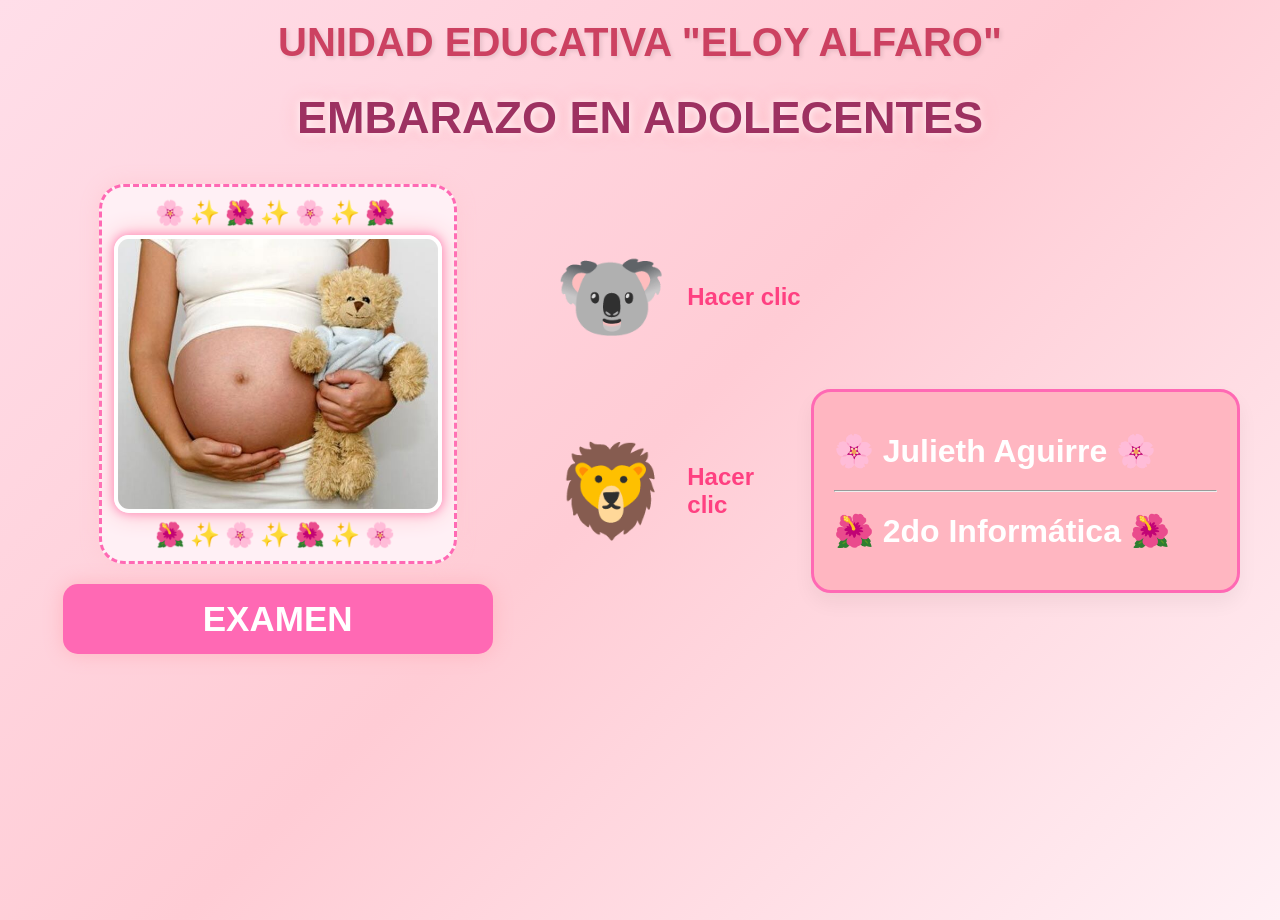
<file: index.html>
<!DOCTYPE html>
<html lang="es">
<head>
    <meta charset="UTF-8">
    <meta name="viewport" content="width=device-width, initial-scale=1.0">
    <title>Trabajo Final</title>

    <!-- Vinculación con tus estilos -->
    <link rel="stylesheet" href="estilos.css">
</head>
<body>

    <div class="portada">

        <h1 class="institucion">
            UNIDAD EDUCATIVA "ELOY ALFARO"
        </h1>

        <h2 class="titulo">
            EMBARAZO EN ADOLECENTES
        </h2>

        <!-- Contenedor principal dividido en dos columnas -->
        <div class="contenedor-grid">
            
            <!-- COLUMNA IZQUIERDA: Imagen + Caja de Trabajo debajo -->
            <div class="columna-izquierda">
    <!-- Contenedor del Marco de Flores -->
    <div class="marco-floral">
        <div class="flores-arriba">🌸✨🌺✨🌸✨🌺</div>
        <img src="embarazo.jpeg" class="imagenEmbarazo">
        <div class="flores-abajo">🌺✨🌸✨🌺✨🌸</div>
    </div>
    
    <div class="trabajo">EXAMEN</div>
</div>

               <!-- Botones de acciones -->
<div class="acciones">

    <!-- Fila del Koala -->
    <div class="fila">
        <a href="contenido.html" class="koala">🐨</a>
        <span>Hacer clic</span>
    </div>

    <!-- Fila del León -->
    <div class="fila">
        <a href="video.html" class="leon">🦁</a>
        <span>Hacer clic</span>

        <div class="datos">
    <p class="nombre">🌸 Julieth Aguirre 🌸</p>
    <hr>
    <p class="curso">🌺 2do Informática 🌺</p>
    </div>

</div>

</body>
</html>
</file>
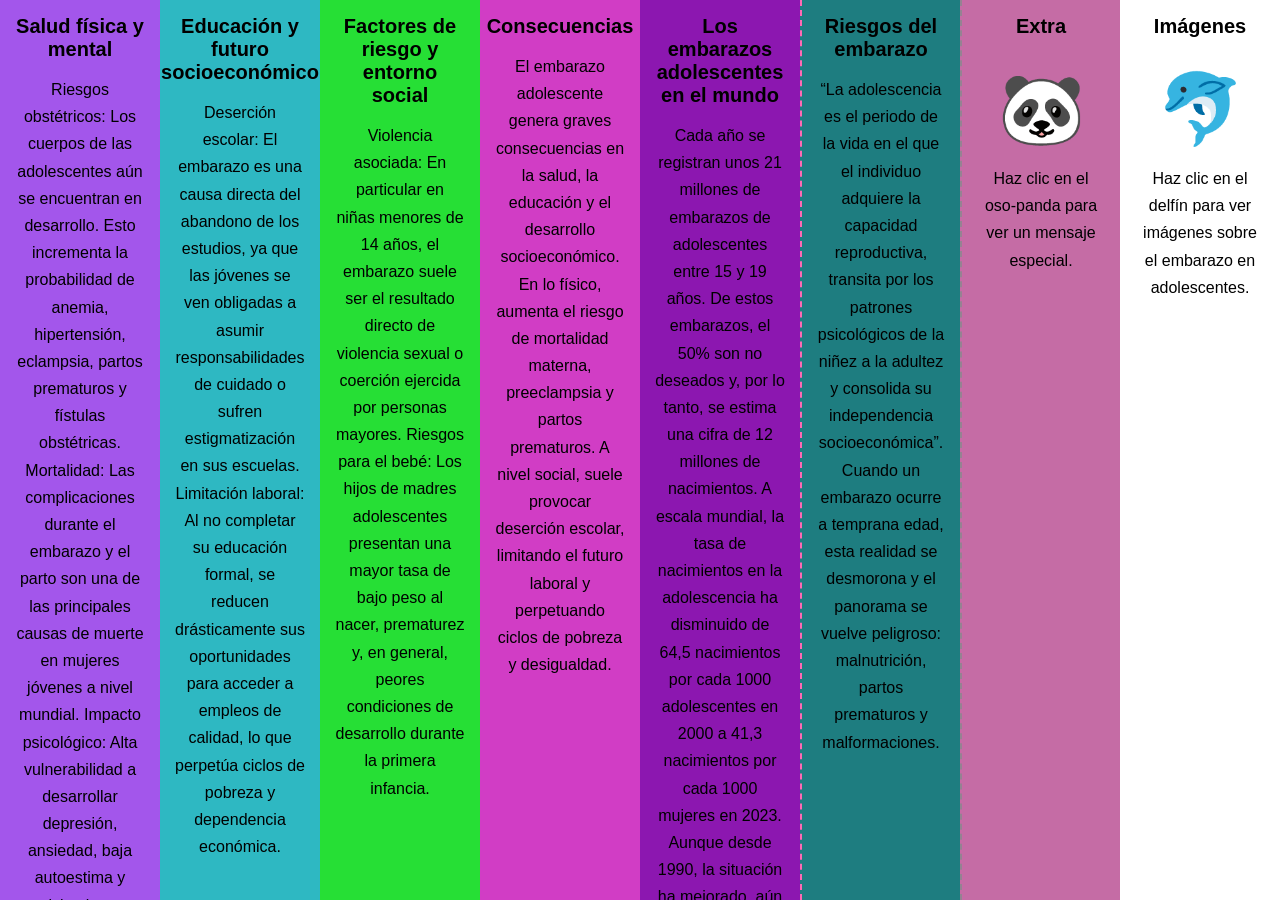
<file: contenido.html>
<!DOCTYPE html>
<html lang="es">
<head>
    <meta charset="UTF-8">
    <title>EMBARAZO EN ADOLESCENTES</title>
    <link rel="stylesheet" href="contenido.css">
</head>
<body>

    <div class="barra uno">
        <h2>Salud física y mental</h2>
        <p>
            Riesgos obstétricos: Los cuerpos de las adolescentes aún se encuentran en desarrollo. 
            Esto incrementa la probabilidad de anemia, hipertensión, 
            eclampsia, partos prematuros y fístulas obstétricas.
            Mortalidad: Las complicaciones durante el embarazo y el parto son una de
            las principales causas de muerte en mujeres jóvenes a nivel mundial.
            Impacto psicológico: Alta vulnerabilidad a desarrollar depresión, ansiedad, baja autoestima
            y aislamiento social, muchas veces agravado por la falta de apoyo familiar.
        </p>
    </div>

    <div class="barra dos">
        <h2>Educación y futuro socioeconómico</h2>
        <p>
            Deserción escolar: El embarazo es una causa directa del abandono de los estudios, 
            ya que las jóvenes se ven obligadas a asumir responsabilidades de cuidado 
            o sufren estigmatización en sus escuelas.
            Limitación laboral: Al no completar su educación formal, se reducen drásticamente sus
            oportunidades para acceder a empleos de calidad, lo que 
            perpetúa ciclos de pobreza y dependencia económica.
        </p>
    </div>

    <div class="barra tres">
        <h2>Factores de riesgo y entorno social</h2>
        <p>
            Violencia asociada: En particular en niñas menores de 14 años, el embarazo suele ser el
            resultado directo de violencia sexual 
            o coerción ejercida por personas mayores.
            Riesgos para el bebé: Los hijos de madres adolescentes presentan una mayor tasa de bajo peso 
            al nacer, prematurez y, en general, peores condiciones 
            de desarrollo durante la primera infancia.
        </p>
    </div>

    <div class="barra cuatro">
        <h2>Consecuencias</h2>
        <p>
            El embarazo adolescente genera graves consecuencias en la salud, la educación y el 
            desarrollo socioeconómico. En lo físico, aumenta el riesgo de mortalidad materna, preeclampsia 
            y partos prematuros. A nivel social, suele provocar deserción escolar, limitando el futuro
            laboral y perpetuando ciclos de pobreza y desigualdad.
        </p>
    </div>

    <div class="barra seis">
        <h2>Los embarazos adolescentes en el mundo</h2>
        <p>
            Cada año se registran unos 21 millones de embarazos de adolescentes entre 15 y 19 años. De estos embarazos, el 50% son no deseados y, por lo tanto, se estima una cifra de 12 millones de nacimientos.
            A escala mundial, la tasa de nacimientos en la adolescencia ha disminuido de 64,5 nacimientos por cada
            1000 adolescentes en 2000 a 41,3 nacimientos por cada 1000 mujeres en 2023.
            Aunque desde 1990, la situación ha mejorado, aún queda un largo camino por recorrer, pues el embarazo
            adolescente es una de las principales causas de mortalidad entre las niñas de 15 y 19 años, según 
            alerta la OMS.
        </p>
    </div>

    <div class="barra siete">
        <h2>Riesgos del embarazo</h2>
        <p>
            “La adolescencia es el periodo de la vida en el que el individuo adquiere la capacidad reproductiva,
            transita por los patrones psicológicos de la niñez a la adultez y consolida su independencia 
            socioeconómica”. Cuando un embarazo ocurre a temprana edad, esta realidad se desmorona y el panorama se vuelve peligroso: malnutrición, partos prematuros y malformaciones.
        </p>
    </div>

    <div class="barra ocho">
        <h2>Extra</h2>
        <a href="extra.html" class="oso-panda">🐼</a>
        <p>Haz clic en el oso-panda para ver un mensaje especial.</p>
    </div>

    <div class="barra nueve">
        <h2>Imágenes</h2>
        <a href="imagenes de embarazo.html" class="delfin">🐬</a>
        <p>Haz clic en el delfín para ver imágenes sobre el embarazo en adolescentes.</p>
    </div>

</body>
</html>
</file>
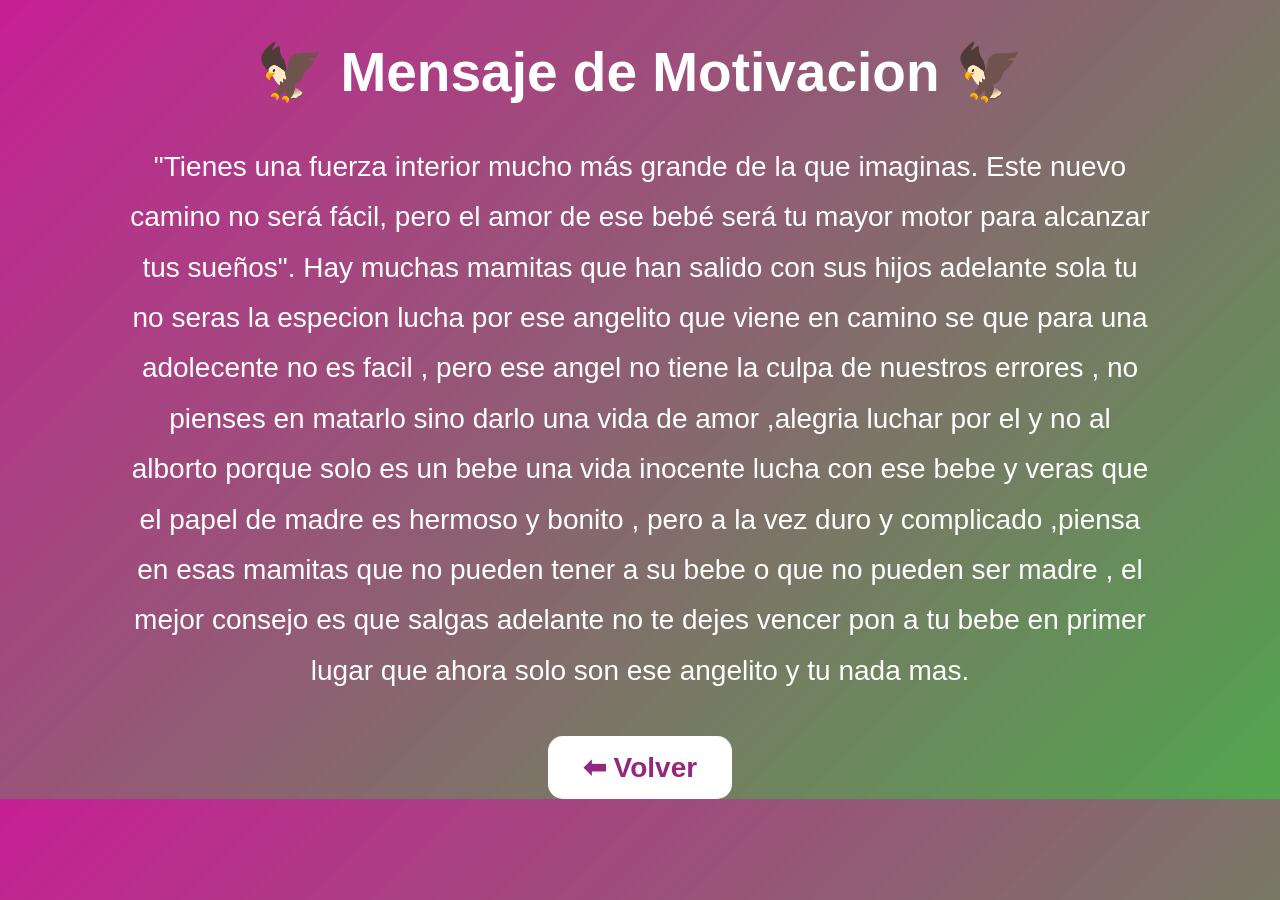
<file: extra.html>
<!DOCTYPE html>
<html lang="es">
<head>

<meta charset="UTF-8">
<title>Vida Saludable</title>

<style>

body{
margin:0;
font-family:Arial,sans-serif;
background:linear-gradient(135deg,hsl(318, 73%, 45%),hsla(118, 50%, 40%, 0.87));
color:white;
text-align:center;
}

h1{
margin-top:40px;
font-size:55px;
}

p{
width:80%;
margin:auto;
font-size:28px;
line-height:1.8;
}

img{
width:350px;
margin-top:30px;
border-radius:20px;
box-shadow:0 0 20px white;
}

.volver{
display:inline-block;
margin-top:40px;
padding:15px 35px;
background:white;
color:hsla(313, 68%, 33%, 0.945);
font-size:28px;
font-weight:bold;
border-radius:15px;
text-decoration:none;
}

</style>

</head>

<body>

<h1>🦅 Mensaje de Motivacion 🦅</h1>

<p>
"Tienes una fuerza interior mucho más grande de la que imaginas. Este nuevo camino no será fácil, pero
 el amor de ese bebé será tu mayor motor para alcanzar tus sueños". Hay muchas mamitas que han salido
 con sus hijos adelante sola tu no seras la especion lucha por ese angelito que viene en camino se 
 que para una adolecente no es facil , pero ese angel no tiene la culpa de nuestros errores , no 
 pienses en matarlo sino darlo una vida de amor ,alegria luchar por el y no al alborto porque solo es 
 un bebe una vida inocente lucha con ese bebe y veras que el papel de madre es hermoso y bonito , pero
 a la vez duro y complicado ,piensa en esas mamitas que no pueden tener a su bebe o que no pueden ser
 madre , el mejor consejo es que salgas adelante no te dejes vencer pon a tu bebe en primer lugar que 
 ahora solo son ese angelito y tu nada mas.
</p>

<a href="contenido.html" class="volver">
⬅ Volver
</a>

</body>
</html>
</file>
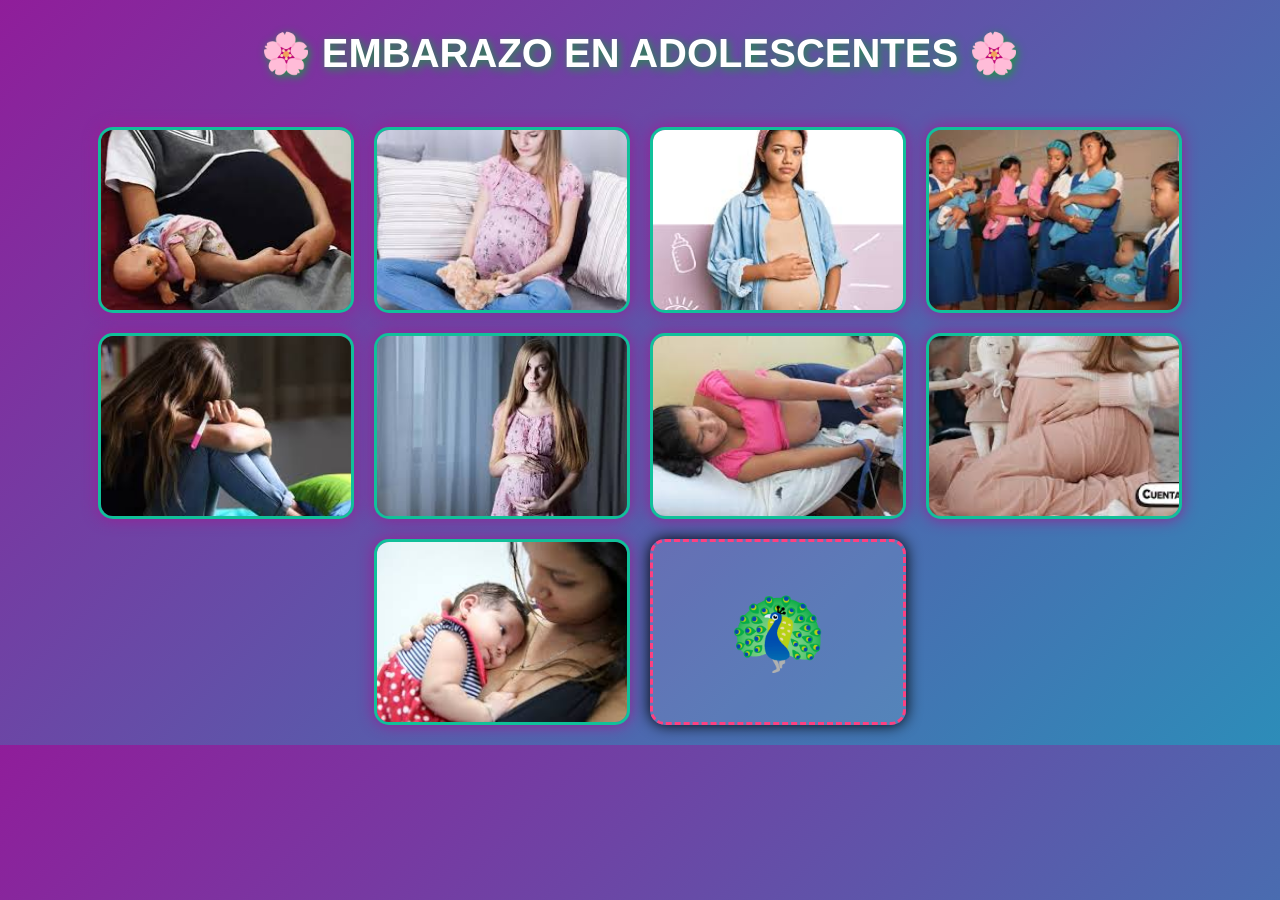
<file: imagenes de embarazo.html>
<!DOCTYPE html>
<html lang="es">
<head>
    <meta charset="UTF-8">
    <title>EMBARAZO EN ADOLECENTES</title>

    <style>
        body{
            margin:0;
            background:linear-gradient(135deg, hsl(295, 68%, 36%), hsl(199, 61%, 45%));
            font-family:Arial,sans-serif;
            color:white;
            text-align:center;
        }

        /* TITULO */
        h1{
            font-size:40px;
            margin:30px 0;
            text-shadow:2px 2px 8px #1c9641;
            font-family: 'Arial Rounded MT Bold', 'Comic Sans MS', sans-serif;
        }

        /* GALERIA */
        .galeria{
            display:flex;
            flex-wrap:wrap;
            justify-content:center;
            gap:20px;
            padding:20px;
        }

        .galeria img{
            width:250px;
            height:180px;
            object-fit:cover;
            border-radius:15px;
            border:3px solid #11c09a;
            box-shadow:0 0 15px #9b1d94;
        }

        /* 🦚 ESTILO DEL PAVO REAL */
        .pavo-real{
            display: flex;
            align-items: center;
            justify-content: center;
            font-size: 80px;            /* Tamaño grande para que se note */
            text-decoration: none;
            width: 250px;               /* Mismo ancho que las fotos */
            height: 180px;              /* Mismo alto que las fotos */
            background: rgba(255, 255, 255, 0.1); /* Fondo sutil */
            border-radius: 15px;
            border: 3px dashed #ff4081; /* Borde rosado bonito */
            box-shadow: 0 0 15px black;
            transition: 0.3s;
        }

        .pavo-real:hover{
            transform:scale(1.1);
        }
    </style>
</head>
<body>

    <!-- TU TÍTULO HERMOSO -->
    <h1>🌸 EMBARAZO EN ADOLESCENTES 🌸</h1>

    <!-- TU GALERÍA DE IMÁGENES -->
    <div class="galeria">
        <img src="imagen1.jpeg" alt="Imagen 1" />
        <img src="imagen2.jpeg" alt="Imagen 2" />
        <img src="imagen3.jpeg" alt="Imagen 3" />
        <img src="imagen4.jpeg" alt="Imagen 4" />
        <img src="imagen5.jpeg" alt="Imagen 5" />
        <img src="imagen6.jpeg" alt="Imagen 6" />
        <img src="imagen7.jpeg" alt="Imagen 7" />
        <img src="imagen8.jpeg" alt="Imagen 8" />
        <img src="imagen9.jpeg" alt="Imagen 9" />
        
        <!-- 🦚 EL PAVO REAL: Puesto al lado izquierdo  -->
        <a href="index.html" class="pavo-real">🦚</a>
    </div>

</body>
</html>
</file>
<file: estilos.css>
/* ==========================================================================
   ESTILOS GENERALES (PORTADA ROSADA)
   ========================================================================== */
body {
    margin: 0;
    font-family: Arial, sans-serif;
    /* Fondo rosado de niña con degradado suave */
    background: linear-gradient(135deg, #ffdee9, #ffccd5, #fff0f5);
    min-height: 100vh;
}

/* TÍTULOS */
.institucion {
    text-align: center;
    color: #cc4161;
    font-size: 40px;
    font-weight: bold;
    margin-top: 20px;
    text-shadow: 2px 2px 4px rgba(0, 0, 0, 0.1);
}

.titulo {
    text-align: center;
    color: #9d3161;
    font-size: 45px;
    font-weight: bold;
    margin-top: 20px;
    text-shadow: 0 0 10px #fff, 0 0 20px #ffb6c1;
}

/* ESTRUCTURA EN DOS COLUMNAS PRINCIPALES */
.contenedor-grid {
    display: grid;
    grid-template-columns: 1fr 1fr;
    gap: 40px;
    max-width: 1200px;
    margin: 40px auto 0 auto;
    padding: 0 20px;
    align-items: center;
}

/* COLUMNA IZQUIERDA */
.columna-izquierda {
    display: flex;
    flex-direction: column;
    align-items: center;
    gap: 20px;
}

.imagenEmbarazo {
    width: 320px;
    height: auto;
    border-radius: 15px;
    border: 6px solid #ffffff;
    box-shadow: 0 0 25px #ffb6c1, 0 0 10px #ff69b4;
}

/* CAJA DE TRABAJO FINAL */
.trabajo {
    width: 400px;
    padding: 15px;
    background: #ff69b4; /* Fondo rosa */
    color: white;
    font-size: 35px;
    font-weight: bold;
    border-radius: 15px;
    text-align: center;
    box-shadow: 0 0 20px #ffb6c1;
}

/* COLUMNA DERECHA */
.columna-derecha {
    display: flex;
    flex-direction: column;
    align-items: center;
    gap: 40px;
}

/* CUADRO DE DATOS ROSADO */
.datos {
    width: 420px;
    background: #ffb6c1; /* Fondo rosa pastel */
    border: 3px solid #ff69b4; /* Borde rosa fuerte */
    border-radius: 20px;
    padding: 20px;
    color: white; /* Letras blancas */
    box-shadow: 0 10px 20px rgba(0,0,0,0.05);
}

.nombre,
.curso {
    font-size: 32px;
    font-weight: bold;
    margin: 20px 0;
}

/* BOTONES (MARIPOSA Y DINOSAURIO) */
.acciones {
    display: flex;
    flex-direction: column;
    gap: 40px;
}

.fila {
    display: flex;
    align-items: center;
    gap: 20px;
}

.koala,
.leon {
    font-size: 90px;
    text-decoration: none;
    cursor: pointer;
    transition: transform 0.2s;
}

.koala:hover,
.leon:hover {
    transform: scale(1.1);
}

/* TEXTO AL LADO DE LOS ICONOS */
.fila span {
    font-size: 24px;
    font-weight: bold;
    color: #ff4081; /* Texto rosado fuerte */
}

/* MARCO DE FLORES PARA LA IMAGEN */
.marco-floral {
    background: #fff0f5; /* Un fondo rosa blanquecino tierno */
    padding: 12px;
    border-radius: 25px;
    border: 3px dashed #ff69b4; /* Bordes de puntitos rosa */
    text-align: center;
    box-shadow: 0 0 20px #ffccd5;
    display: inline-block;
}

.flores-arriba {
    font-size: 24px;
    margin-bottom: 8px;
    letter-spacing: 5px;
}

.flores-abajo {
    font-size: 24px;
    margin-top: 8px;
    letter-spacing: 5px;
}

.imagenEmbarazo {
    width: 320px;
    height: auto;
    border-radius: 15px;
    border: 4px solid white;
    display: block;
}

/* ==========================================================================
   PÁGINA DEL VIDEO
   ========================================================================== */
.pagina-video {
    margin: 0;
    font-family: Arial, sans-serif;
    background: linear-gradient(135deg, #ffb6c1, #ff69b4, #ff85c1) !important;
    min-height: 100vh;
    text-align: center;
}

.titulo-video {
    color: white;
    font-size: 40px;
    margin-top: 20px;
    text-shadow: 2px 2px 8px black;
}

.contenedor-video {
    display: flex;
    align-items: center;
    justify-content: center;
    gap: 50px; 
    margin-top: 50px;
    padding: 0 40px;
}

.vaca {
    font-size: 70px;
    font-weight: bold;
    display: flex;
    align-items: center;
    gap: 15px;
}

.vaca a {
    text-decoration: none;
    color: black;
    background: white;
    padding: 15px 30px;
    font-size: 35px;
    border-radius: 15px;
    box-shadow: 0 0 15px rgba(0,0,0,0.4);
    transition: 0.3s;
    display: inline-block;
}

.vaca a:hover {
    background: #ffe066;
}

.video-principal {
    width: 60%;
    max-width: 850px;
    height: auto;
    border-radius: 12px;
    box-shadow: 0px 4px 25px rgba(0,0,0,0.5);
}
</file>
<file: contenido.css>
* {
    margin: 0;
    padding: 0;
    box-sizing: border-box;
    font-family: Arial, sans-serif;
}

body {
    display: flex;
    height: 100vh;
}

/* ESTILO GENERAL DE LAS 8 BARRAS VERTICALES */
.barra {
    width: 12.5%; /* Hace que las 8 barras quepan exactas una al lado de la otra */
    padding: 15px;
    text-align: center;
    overflow: auto;
    box-sizing: border-box;
    display: flex;
    flex-direction: column;
    align-items: center;
}

/* CORREGIDO: Títulos de las barras verticales */
.barra h2 {
    margin-bottom: 15px;
    font-size: 20px; /* ¡Corregido el error de escritura aquí! */
    font-family: "Arial Narrow", Arial, sans-serif;
}

.barra p {
    line-height: 1.7;
    font-size: 16px;
}

/* COLORES DE CADA UNA DE LAS BARRAS PASTEL */
.uno {
    background: hsl(271, 79%, 63%);
}

.dos {
    background: hsl(184, 62%, 47%);
}

.tres {
    background: hsl(125, 74%, 51%);
}

.cuatro {
    background: hsl(305, 62%, 53%);
}

.cinco {
    background: #948845;
}

.seis {
    background: hsl(286, 77%, 39%);
}

/* COLUMNA SIETE (PANDA): Cambiada a un color rosita/durazno suave de niña */
.siete {
    background: hsl(182, 62%, 31%); 
    border-left: 2px dashed #ff69b4; /* Detalles de puntitos rosa */
}

/* COLUMNA OCHO (DELFÍN): Cambiada a un rosado pastel hermoso */
.ocho {
    background: lab(34.68% 59.13 -11.91 / 0.589);
    border-left: 2px dashed hsla(147, 58%, 44%, 0.322); /* Detalles de puntitos rosa */
}

/* ICONOS DE ANIMALES EN LAS BARRAS */
.oso-panda {
    text-decoration: none;
    font-size: 70px;
    display: block;
    transition: 0.3s;
    margin: 15px 0;
}

.oso-panda:hover {
    transform: scale(1.2);
}

.delfin {
    text-decoration: none;
    font-size: 70px;
    display: block;
    transition: 0.3s;
    margin: 15px 0;
}

.delfin:hover {
    transform: scale(1.2);
}
</file>
